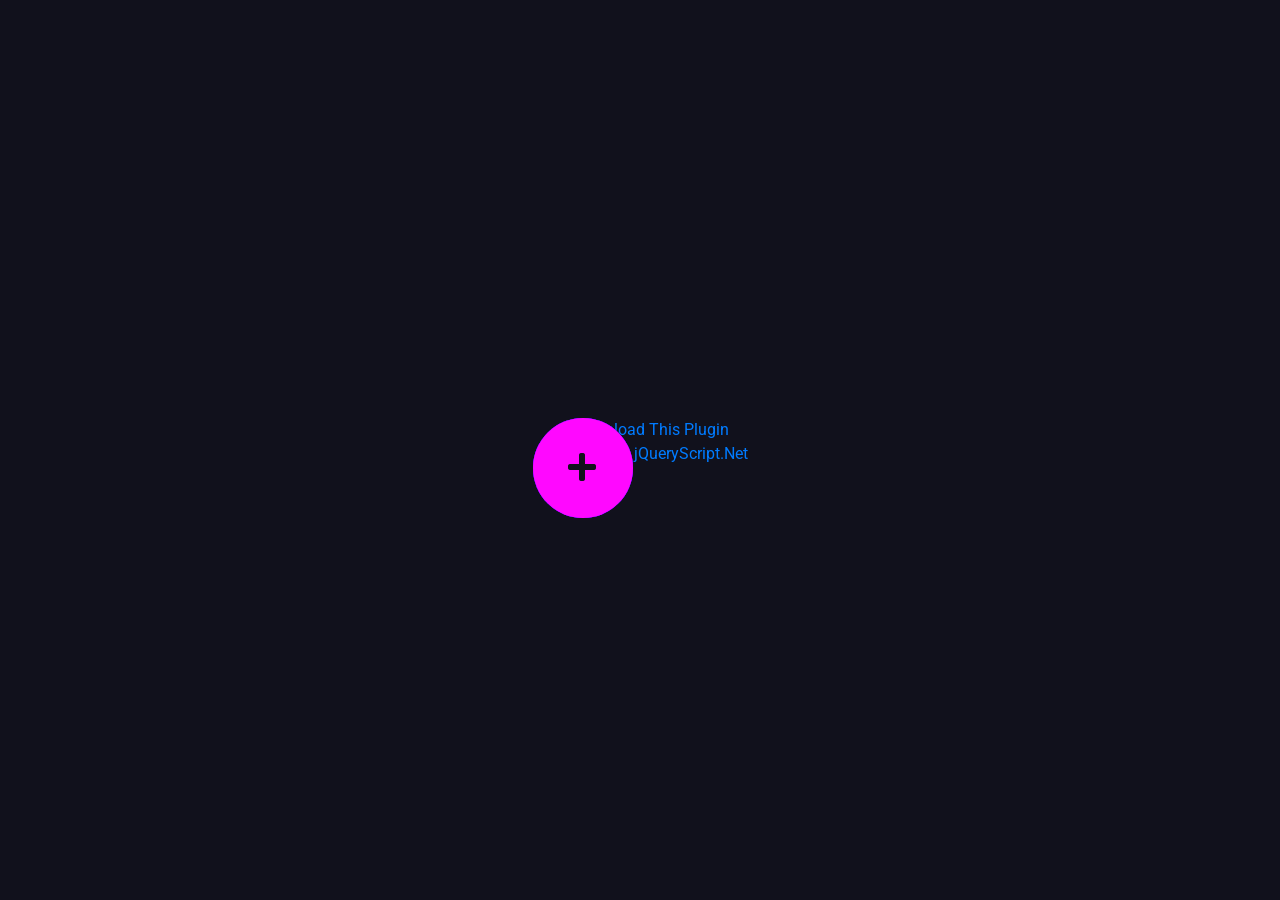
<file: plugins/sliding-navigation-menu/index.html>
<!doctype html>
<html>
<head>
<meta charset="utf-8">
<meta http-equiv="X-UA-Compatible" content="IE=edge,chrome=1">
<meta name="viewport" content="width=device-width, initial-scale=1, shrink-to-fit=no">
  <title>Smooth Sliding Navigation Menu Example</title>
  <link href="https://fonts.googleapis.com/css?family=Roboto:100,300,500,700" rel="stylesheet">
<link href="https://fonts.googleapis.com/css?family=Roboto+Slab:300,400,700" rel="stylesheet">
<link rel="stylesheet" href="https://use.fontawesome.com/releases/v5.3.1/css/all.css" integrity="sha384-mzrmE5qonljUremFsqc01SB46JvROS7bZs3IO2EmfFsd15uHvIt+Y8vEf7N7fWAU" crossorigin="anonymous">

  <link rel='stylesheet' href='https://stackpath.bootstrapcdn.com/bootstrap/4.1.3/css/bootstrap.min.css'>
<link href="https://www.jqueryscript.net/css/jquerysctipttop.css" rel="stylesheet" type="text/css">
      <link rel="stylesheet" href="css/style.css">


</head>

<body>
  <div id="jquery-script-menu">
<div class="jquery-script-center">
<ul>
<li><a href="https://www.jqueryscript.net/menu/sliding-navigation-menu.html">Download This Plugin</a></li>
<li><a href="https://www.jqueryscript.net/">Back To jQueryScript.Net</a></li>
</ul>
<div class="jquery-script-ads"><script type="text/javascript"><!--
google_ad_client = "ca-pub-2783044520727903";
/* jQuery_demo */
google_ad_slot = "2780937993";
google_ad_width = 728;
google_ad_height = 90;
//-->
</script>
<script type="text/javascript"
src="https://pagead2.googlesyndication.com/pagead/show_ads.js">
</script></div>
<div class="jquery-script-clear"></div>
</div>
</div>
  <ul class="menu">
  <li id="push">
    <span>
      <i class="fas fa-plus"></i>
    </span>
  </li>
  <li id="pushed-left-1">
    <span>
      jQuery
    </span>
  </li>
  <li id="pushed-center">
    <span>
      Script
    </span>
  </li>
  <li id="pushed-right-1">
    <span>
      Net
    </span>
  </li>
  <li id="pushed-right-2">
    <span>
      Menu
    </span>
  </li>
</ul>
<script src="https://code.jquery.com/jquery-3.3.1.slim.min.js" integrity="sha384-q8i/X+965DzO0rT7abK41JStQIAqVgRVzpbzo5smXKp4YfRvH+8abtTE1Pi6jizo" crossorigin="anonymous"></script>



    <script  src="js/index.js"></script>

<script type="text/javascript">

  var _gaq = _gaq || [];
  _gaq.push(['_setAccount', 'UA-36251023-1']);
  _gaq.push(['_setDomainName', 'jqueryscript.net']);
  _gaq.push(['_trackPageview']);

  (function() {
    var ga = document.createElement('script'); ga.type = 'text/javascript'; ga.async = true;
    ga.src = ('https:' == document.location.protocol ? 'https://ssl' : 'http://www') + '.google-analytics.com/ga.js';
    var s = document.getElementsByTagName('script')[0]; s.parentNode.insertBefore(ga, s);
  })();

</script>


</body>

</html>
</file>
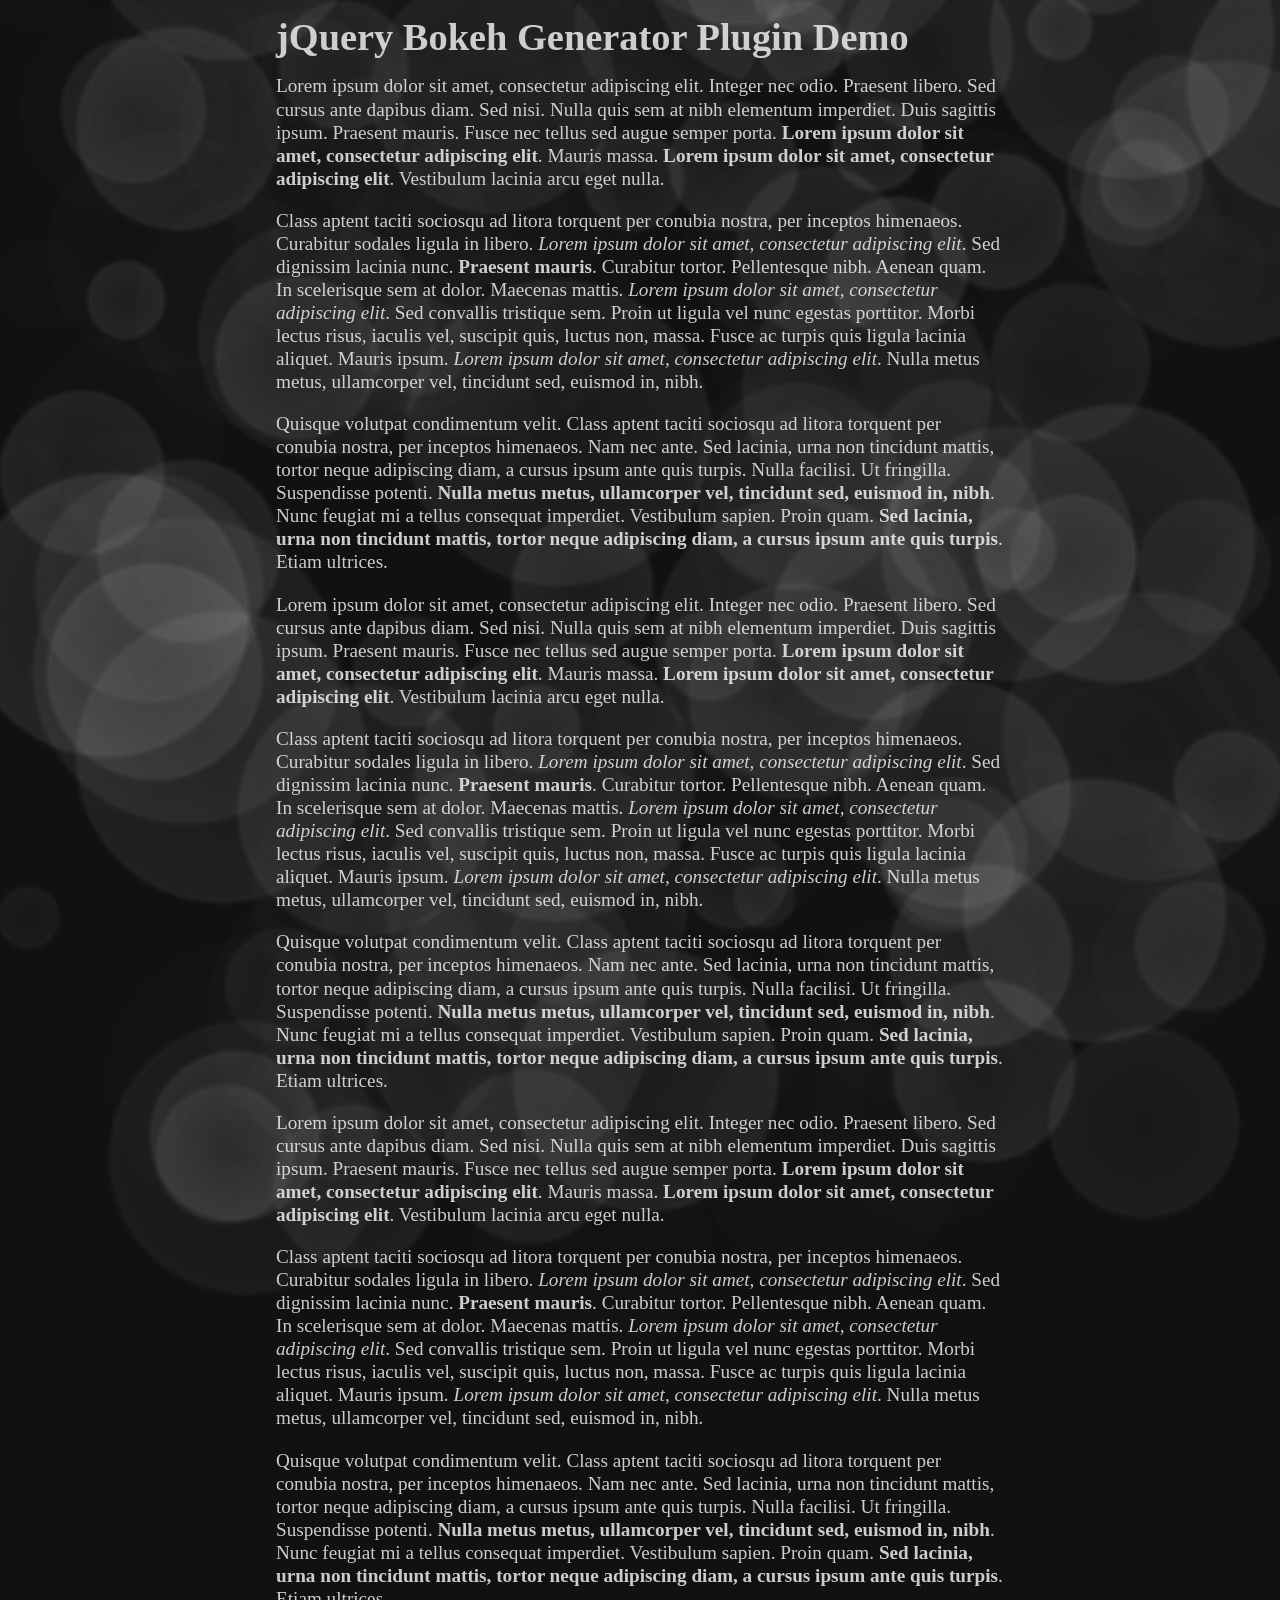
<file: plugins/jQuery-Plugin-To-Generate-Parallax-Bokeh-Background/bokeh.html>
<!doctype html>
<html>
<head>
<meta charset="UTF-8">
<title>jQuery Bokeh Generator Plugin Demo</title>

<style>
	body {background:#111; color:#ccc; font-size:1.2em; line-height:1.2em;}
	.column { max-width:728px; margin:0 auto;}
</style>

<link rel="stylesheet" type="text/css" href="bokeh-style.css">
<!--<script type='text/javascript' src='http://ajax.googleapis.com/ajax/libs/jquery/1/jquery.min.js?ver=1.9.1'></script>-->

</head>

<body>

	<div class="column">
    <h1>jQuery Bokeh Generator Plugin Demo</h1>
    <div class="jquery-script-ads" style="margin:20px auto;"><script type="text/javascript"><!--
google_ad_client = "ca-pub-2783044520727903";
/* jQuery_demo */
google_ad_slot = "2780937993";
google_ad_width = 728;
google_ad_height = 90;
//-->
</script>
<script type="text/javascript"
src="http://pagead2.googlesyndication.com/pagead/show_ads.js">
</script></div>
		<p>Lorem ipsum dolor sit amet, consectetur adipiscing elit. Integer nec odio. Praesent libero. Sed cursus ante dapibus diam. Sed nisi. Nulla quis sem at nibh elementum imperdiet. Duis sagittis ipsum. Praesent mauris. Fusce nec tellus sed augue semper porta. <b>Lorem ipsum dolor sit amet, consectetur adipiscing elit</b>. Mauris massa. <b>Lorem ipsum dolor sit amet, consectetur adipiscing elit</b>. Vestibulum lacinia arcu eget nulla. </p>

		<p>Class aptent taciti sociosqu ad litora torquent per conubia nostra, per inceptos himenaeos. Curabitur sodales ligula in libero. <i>Lorem ipsum dolor sit amet, consectetur adipiscing elit</i>. Sed dignissim lacinia nunc. <b>Praesent mauris</b>. Curabitur tortor. Pellentesque nibh. Aenean quam. In scelerisque sem at dolor. Maecenas mattis. <i>Lorem ipsum dolor sit amet, consectetur adipiscing elit</i>. Sed convallis tristique sem. Proin ut ligula vel nunc egestas porttitor. Morbi lectus risus, iaculis vel, suscipit quis, luctus non, massa. Fusce ac turpis quis ligula lacinia aliquet. Mauris ipsum. <i>Lorem ipsum dolor sit amet, consectetur adipiscing elit</i>. Nulla metus metus, ullamcorper vel, tincidunt sed, euismod in, nibh. </p>

		<p>Quisque volutpat condimentum velit. Class aptent taciti sociosqu ad litora torquent per conubia nostra, per inceptos himenaeos. Nam nec ante. Sed lacinia, urna non tincidunt mattis, tortor neque adipiscing diam, a cursus ipsum ante quis turpis. Nulla facilisi. Ut fringilla. Suspendisse potenti. <b>Nulla metus metus, ullamcorper vel, tincidunt sed, euismod in, nibh</b>. Nunc feugiat mi a tellus consequat imperdiet. Vestibulum sapien. Proin quam. <b>Sed lacinia, urna non tincidunt mattis, tortor neque adipiscing diam, a cursus ipsum ante quis turpis</b>. Etiam ultrices. </p>

		<p>Lorem ipsum dolor sit amet, consectetur adipiscing elit. Integer nec odio. Praesent libero. Sed cursus ante dapibus diam. Sed nisi. Nulla quis sem at nibh elementum imperdiet. Duis sagittis ipsum. Praesent mauris. Fusce nec tellus sed augue semper porta. <b>Lorem ipsum dolor sit amet, consectetur adipiscing elit</b>. Mauris massa. <b>Lorem ipsum dolor sit amet, consectetur adipiscing elit</b>. Vestibulum lacinia arcu eget nulla. </p>

		<p>Class aptent taciti sociosqu ad litora torquent per conubia nostra, per inceptos himenaeos. Curabitur sodales ligula in libero. <i>Lorem ipsum dolor sit amet, consectetur adipiscing elit</i>. Sed dignissim lacinia nunc. <b>Praesent mauris</b>. Curabitur tortor. Pellentesque nibh. Aenean quam. In scelerisque sem at dolor. Maecenas mattis. <i>Lorem ipsum dolor sit amet, consectetur adipiscing elit</i>. Sed convallis tristique sem. Proin ut ligula vel nunc egestas porttitor. Morbi lectus risus, iaculis vel, suscipit quis, luctus non, massa. Fusce ac turpis quis ligula lacinia aliquet. Mauris ipsum. <i>Lorem ipsum dolor sit amet, consectetur adipiscing elit</i>. Nulla metus metus, ullamcorper vel, tincidunt sed, euismod in, nibh. </p>

		<p>Quisque volutpat condimentum velit. Class aptent taciti sociosqu ad litora torquent per conubia nostra, per inceptos himenaeos. Nam nec ante. Sed lacinia, urna non tincidunt mattis, tortor neque adipiscing diam, a cursus ipsum ante quis turpis. Nulla facilisi. Ut fringilla. Suspendisse potenti. <b>Nulla metus metus, ullamcorper vel, tincidunt sed, euismod in, nibh</b>. Nunc feugiat mi a tellus consequat imperdiet. Vestibulum sapien. Proin quam. <b>Sed lacinia, urna non tincidunt mattis, tortor neque adipiscing diam, a cursus ipsum ante quis turpis</b>. Etiam ultrices. </p>

		<p>Lorem ipsum dolor sit amet, consectetur adipiscing elit. Integer nec odio. Praesent libero. Sed cursus ante dapibus diam. Sed nisi. Nulla quis sem at nibh elementum imperdiet. Duis sagittis ipsum. Praesent mauris. Fusce nec tellus sed augue semper porta. <b>Lorem ipsum dolor sit amet, consectetur adipiscing elit</b>. Mauris massa. <b>Lorem ipsum dolor sit amet, consectetur adipiscing elit</b>. Vestibulum lacinia arcu eget nulla. </p>

		<p>Class aptent taciti sociosqu ad litora torquent per conubia nostra, per inceptos himenaeos. Curabitur sodales ligula in libero. <i>Lorem ipsum dolor sit amet, consectetur adipiscing elit</i>. Sed dignissim lacinia nunc. <b>Praesent mauris</b>. Curabitur tortor. Pellentesque nibh. Aenean quam. In scelerisque sem at dolor. Maecenas mattis. <i>Lorem ipsum dolor sit amet, consectetur adipiscing elit</i>. Sed convallis tristique sem. Proin ut ligula vel nunc egestas porttitor. Morbi lectus risus, iaculis vel, suscipit quis, luctus non, massa. Fusce ac turpis quis ligula lacinia aliquet. Mauris ipsum. <i>Lorem ipsum dolor sit amet, consectetur adipiscing elit</i>. Nulla metus metus, ullamcorper vel, tincidunt sed, euismod in, nibh. </p>

		<p>Quisque volutpat condimentum velit. Class aptent taciti sociosqu ad litora torquent per conubia nostra, per inceptos himenaeos. Nam nec ante. Sed lacinia, urna non tincidunt mattis, tortor neque adipiscing diam, a cursus ipsum ante quis turpis. Nulla facilisi. Ut fringilla. Suspendisse potenti. <b>Nulla metus metus, ullamcorper vel, tincidunt sed, euismod in, nibh</b>. Nunc feugiat mi a tellus consequat imperdiet. Vestibulum sapien. Proin quam. <b>Sed lacinia, urna non tincidunt mattis, tortor neque adipiscing diam, a cursus ipsum ante quis turpis</b>. Etiam ultrices. </p>

	</div>

	<div id="bokeh"></div>




	<script src="http://ajax.googleapis.com/ajax/libs/jquery/1.11.0/jquery.min.js"></script>
	<script src="bokeh-script.js"></script>
	<script>
	$(document).ready(function() {
		$('#bokeh').makeBokeh({
			'count' : 200, // (int) The number of bokeh circles to be generated.
			'sizeMin' : 50, // (int) The minimum pixel diameter of each bokeh circle.
			'sizeMax' : 250, // (int) The maximum pixel diameter of each bokeh circle.
			'opacityMin' : 49, // (int) The minimum opacity in hundredths of each bokeh circle, e.g., 45 would become .045
			'opacityMax' : 99, // (int) The maximum opacity in hundredths of each bokeh circle., e.g., 45 would become .045
			'xMin' : -50, // (int) The minimum pixel position on the X axis.
			'xMax' : $(document).width(), // (int) The maximum pixel position on the X axis.
			'yMin' : -500, // (int) The minimum pixel position on the Y axis. Set this lower to have more circles "above" the page, so more fall down as you scroll.
			'yMax' : $(document).height() // (int) The maximum pixel position on the Y axis.
		});
	});

	</script>
    <script type="text/javascript">

  var _gaq = _gaq || [];
  _gaq.push(['_setAccount', 'UA-36251023-1']);
  _gaq.push(['_setDomainName', 'jqueryscript.net']);
  _gaq.push(['_trackPageview']);

  (function() {
    var ga = document.createElement('script'); ga.type = 'text/javascript'; ga.async = true;
    ga.src = ('https:' == document.location.protocol ? 'https://ssl' : 'http://www') + '.google-analytics.com/ga.js';
    var s = document.getElementsByTagName('script')[0]; s.parentNode.insertBefore(ga, s);
  })();

</script>
</body>
</html>
</file>
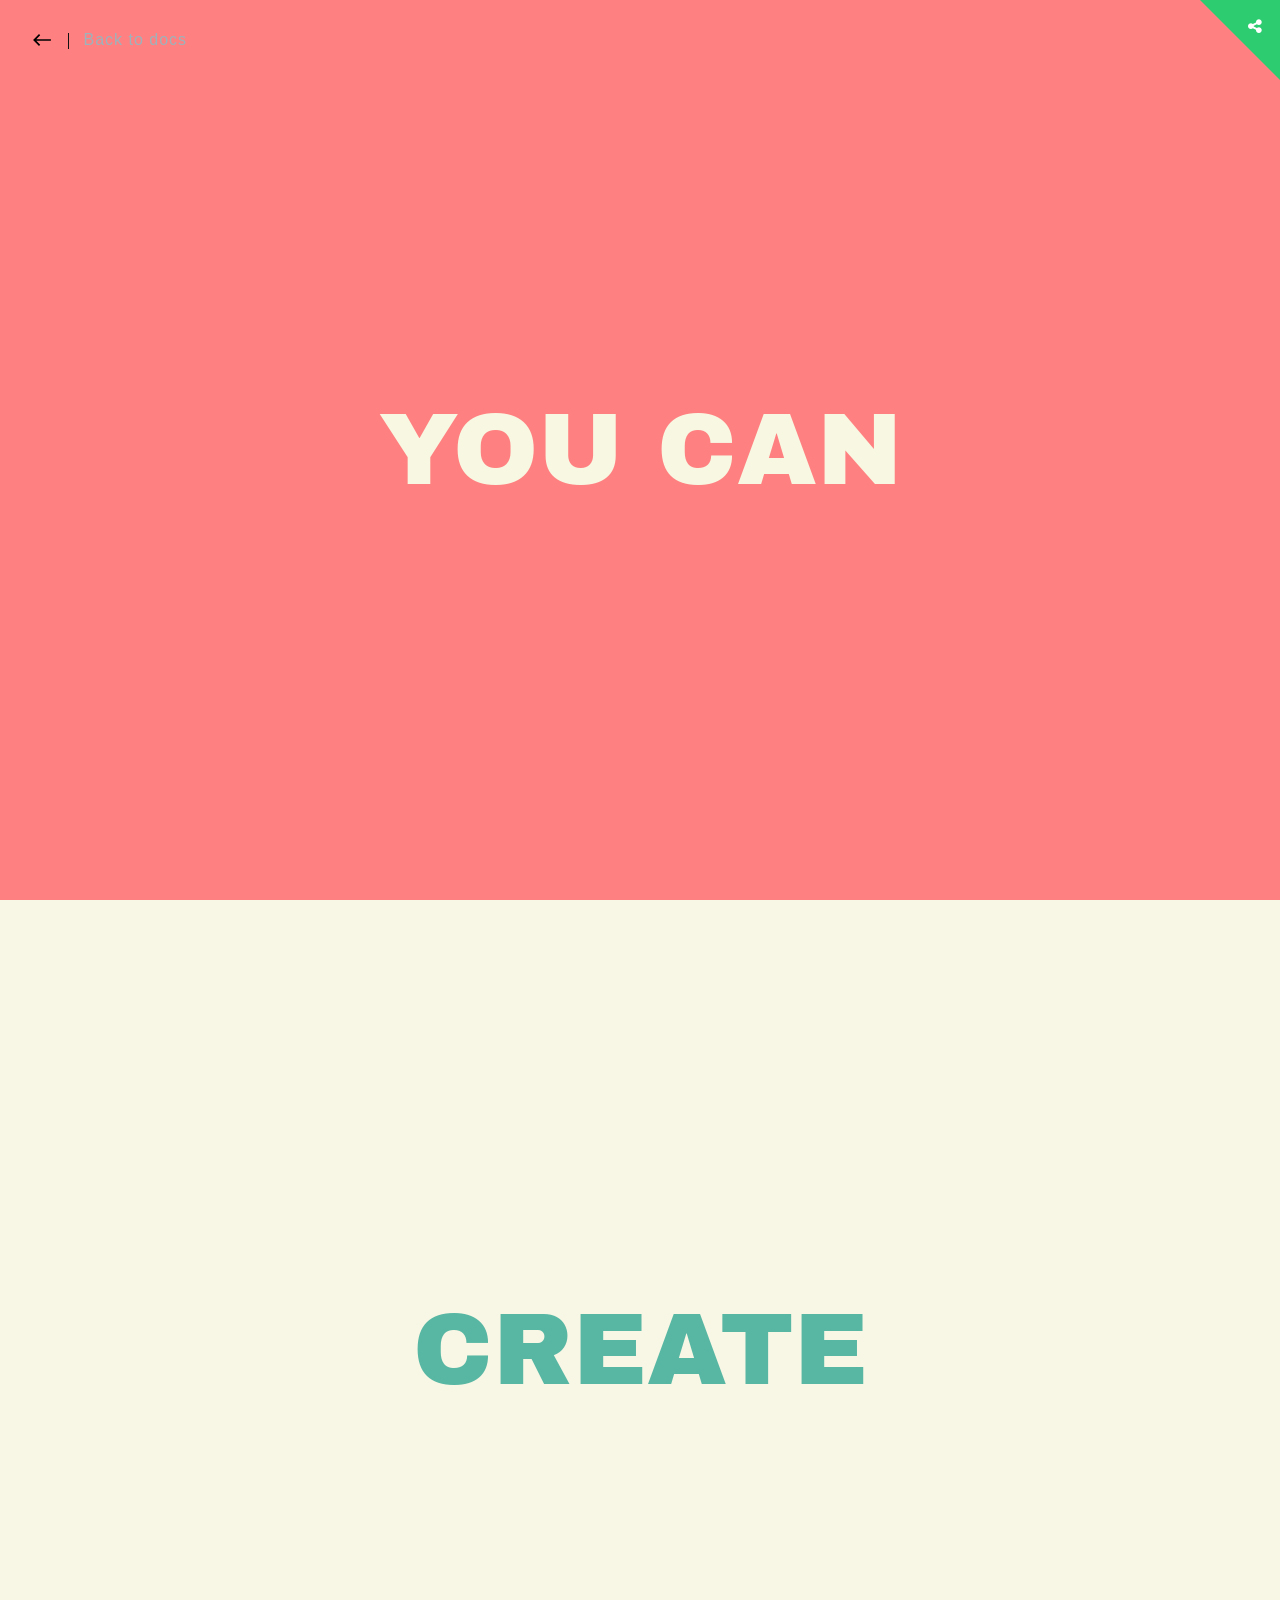
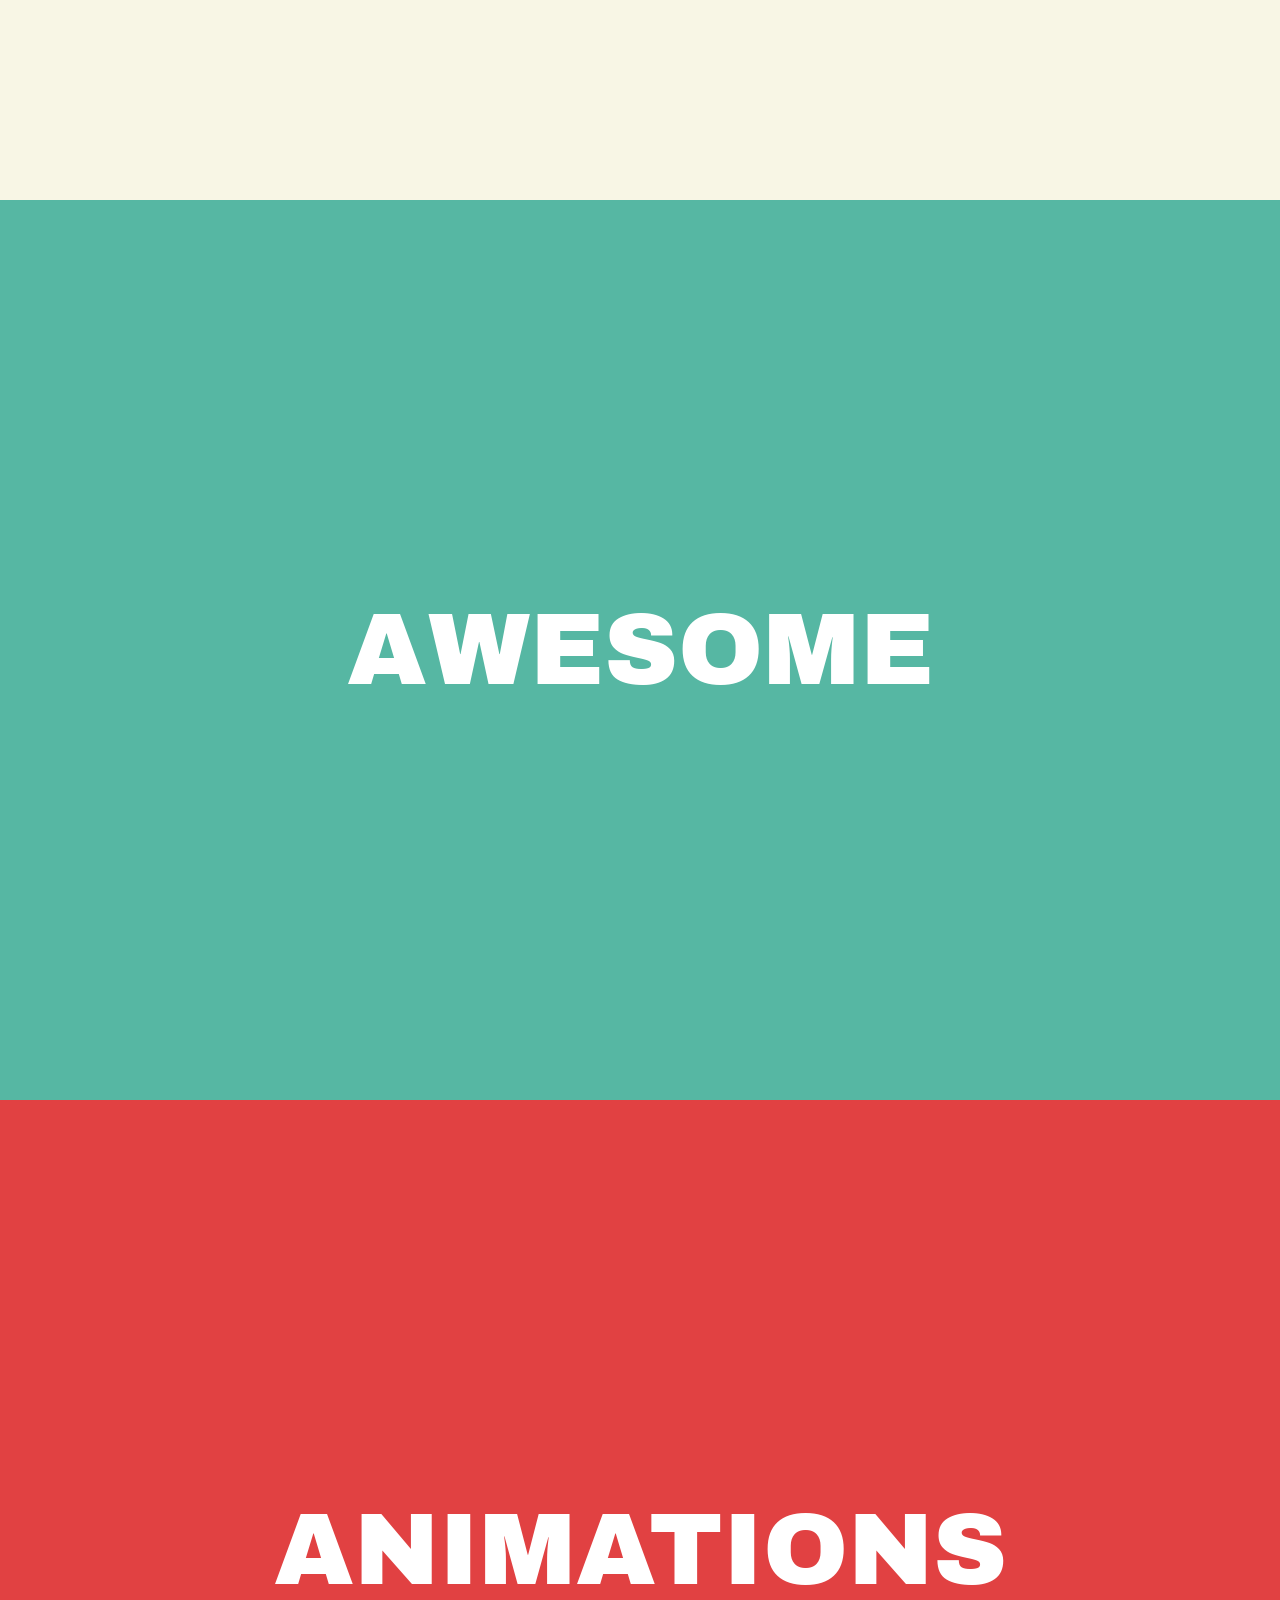
<file: plugins/mdSkew.js-master/demo/1.html>
<!DOCTYPE html>
<html lang="en">

<head>
    <meta charset="UTF-8">
    <meta name="viewport" content="width=device-width, initial-scale=1.0, maximum-scale=1.0, user-scalable=no">
    <meta name="description" content="Easily add a super-cool skew effect while scrolling your website.">
    <meta property="og:type" content="website" />
    <meta property="og:title" content="mdSkew.js | A plugin by Moreno Di Domenico" />
    <meta property="og:url" content="https://morenodd.com/lab/md-skew" />
    <meta property="og:site_name" content="mdSkew.js | A plugin by Moreno Di Domenico" />
    <meta property="og:description" content="Easily add a super-cool skew effect while scrolling your website." />
    <meta property="og:image" content="https://morenodd.com/lab/md-skew/assets/images/share.png" />
    <title>mdSkew.js | A plugin by Moreno Di Domenico</title>
    <link href="https://fonts.googleapis.com/css?family=Archivo+Black" rel="stylesheet">
    <link href="https://maxcdn.bootstrapcdn.com/font-awesome/4.7.0/css/font-awesome.min.css" rel="stylesheet">
    <link rel="stylesheet" type="text/css" href="../assets/styles/common.css">
    <link rel="stylesheet" type="text/css" href="../assets/styles/demo.css">
</head>

<body>
    <div id="mdd-header">
        <a href="../" class="back">
            <svg id="icon-arrow" viewBox="0 0 24 24" width="100%" height="100%">
                <polygon points="6.3,12.8 20.9,12.8 20.9,11.2 6.3,11.2 10.2,7.2 9,6 3.1,12 9,18 10.2,16.8 "></polygon>
            </svg>
        </a>
        <h1>Back to docs</h1>
    </div>
    <div id="mdd-share">
        <a href="#" id="mdd-share--open"><i class="fa fa-share-alt"></i></a>
        <div id="mdd-share--layer">
            <a href="#" id="mdd-share--close"></a>
            <div class="wrapper">
                <div class="inner">
                    <div>
                        <div>
                            <h3>SHARE ON</h3>
                            <a href="https://www.facebook.com/sharer/sharer.php?u=https://morenodd.com/lab/md-skew" class="md-share"><i class="fa fa-facebook"></i></a>
                            <a href="https://twitter.com/share?text=mdSkew.js%20-%20A%20plugin%20by%20Moreno%20Di%20Domenico&amp;url=https://morenodd.com/lab/md-skew" class="md-share"><i class="fa fa-twitter"></i></a>
                        </div>
                        <div>
                            <h3>FIND ME</h3>
                            <a href="https://facebook.com/itsmorenodd" target="_blank"><i class="fa fa-facebook"></i></a>
                            <a href="https://dribbble.com/morenodd" target="_blank"><i class="fa fa-dribbble"></i></a>
                            <a href="https://github.com/morenodd/" target="_blank"><i class="fa fa-github"></i></a>
                        </div>
                    </div>
                </div>
            </div>
        </div>
    </div>
    <div id="demo">
        <div class="demo-1">
            <div class="section">
                <div class="wrapper">
                    <div class="inner">
                        <h2>YOU CAN</h2>
                    </div>
                </div>
            </div>
            <div class="section">
                <div class="wrapper">
                    <div class="inner">
                        <h2>CREATE</h2>
                    </div>
                </div>
            </div>
            <div class="section">
                <div class="wrapper">
                    <div class="inner">
                        <h2>AWESOME</h2>
                    </div>
                </div>
            </div>
            <div class="section">
                <div class="wrapper">
                    <div class="inner">
                        <h2>ANIMATIONS</h2>
                    </div>
                </div>
            </div>
        </div>
    </div>
    <script src="https://code.jquery.com/jquery-2.2.4.min.js" integrity="sha256-BbhdlvQf/xTY9gja0Dq3HiwQF8LaCRTXxZKRutelT44=" crossorigin="anonymous"></script>
    <script src="../assets/scripts/common.js"></script>
    <script src="../dist/mdSkew.min.js"></script>
    <script>

        // select your elements
        var myElements = document.querySelectorAll("h2");

        // loop all elements
        myElements.forEach(function(myElement){

            // create the instance
            var mdskew = new mdSkew(myElement);

            // initialize
            mdskew.init();

        });

    </script>
</body>

</html>
</file>
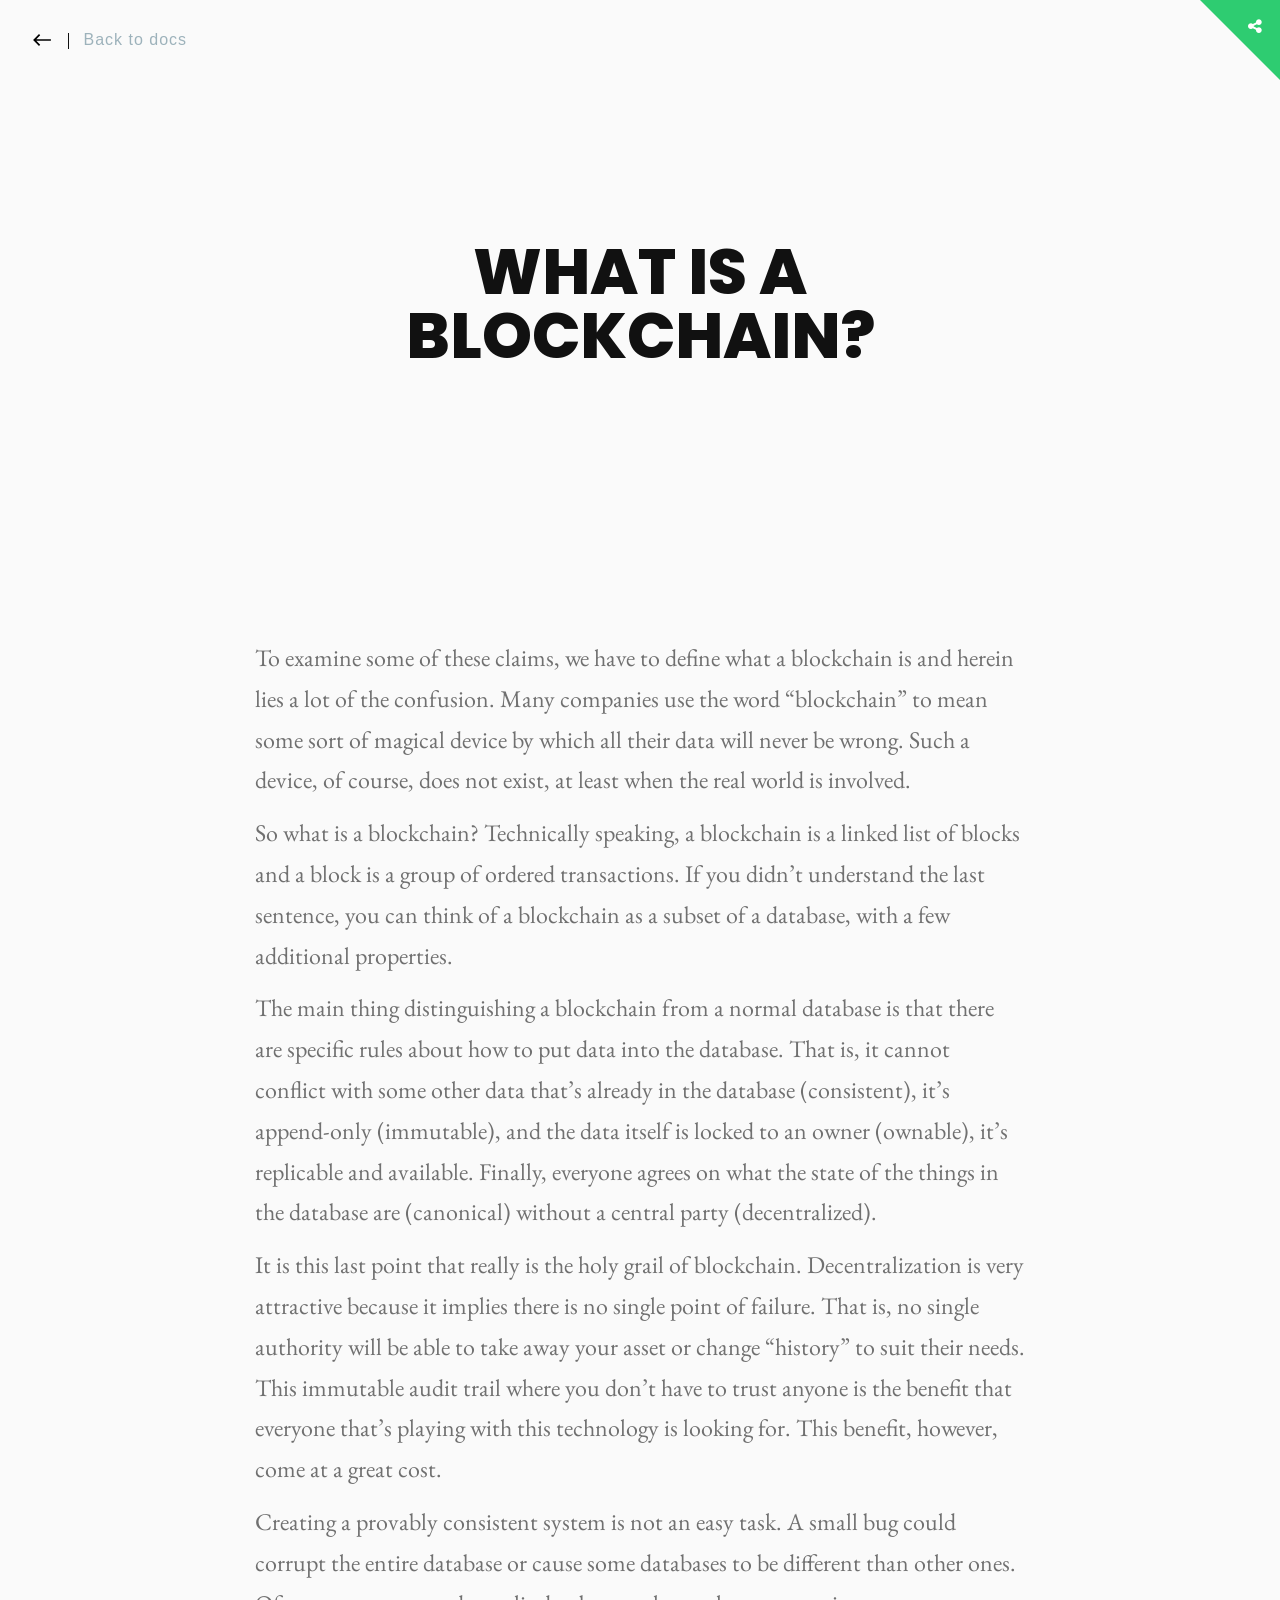
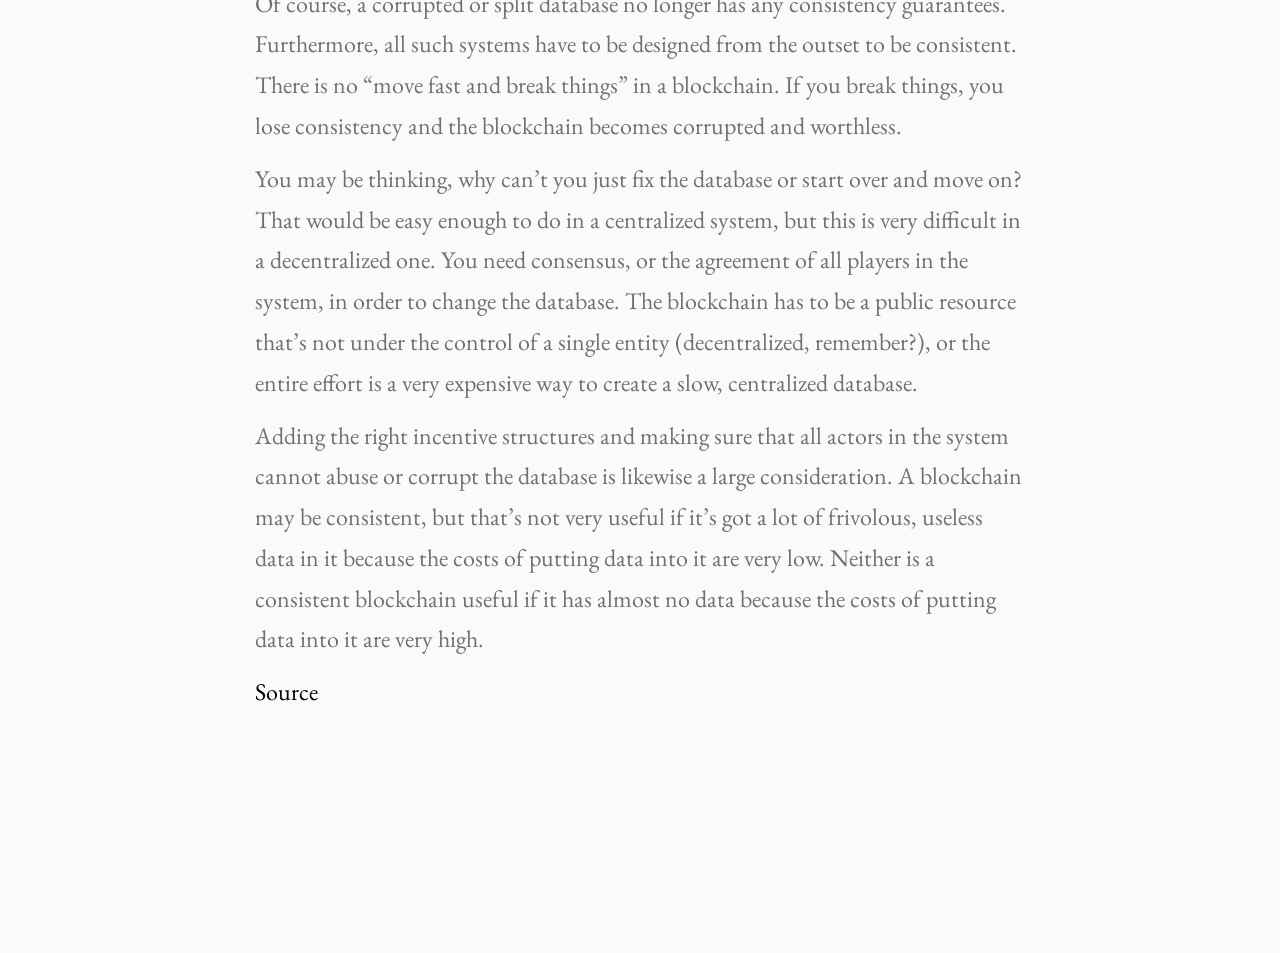
<file: plugins/mdSkew.js-master/demo/2.html>
<!DOCTYPE html>
<html lang="en">

<head>
    <meta charset="UTF-8">
    <meta name="viewport" content="width=device-width, initial-scale=1.0, maximum-scale=1.0, user-scalable=no">
    <meta name="description" content="Easily add a super-cool skew effect while scrolling your website.">
    <meta property="og:type" content="website" />
    <meta property="og:title" content="mdSkew.js | A plugin by Moreno Di Domenico" />
    <meta property="og:url" content="https://morenodd.com/lab/md-skew" />
    <meta property="og:site_name" content="mdSkew.js | A plugin by Moreno Di Domenico" />
    <meta property="og:description" content="Easily add a super-cool skew effect while scrolling your website." />
    <meta property="og:image" content="https://morenodd.com/lab/md-skew/assets/images/share.png" />
    <title>mdSkew.js | A plugin by Moreno Di Domenico</title>
    <link href="https://fonts.googleapis.com/css?family=EB+Garamond:400|Poppins:800" rel="stylesheet">
    <link href="https://maxcdn.bootstrapcdn.com/font-awesome/4.7.0/css/font-awesome.min.css" rel="stylesheet">
    <link rel="stylesheet" type="text/css" href="../assets/styles/common.css">
    <link rel="stylesheet" type="text/css" href="../assets/styles/demo.css">
</head>

<body>
    <div id="mdd-header">
        <a href="../" class="back">
            <svg id="icon-arrow" viewBox="0 0 24 24" width="100%" height="100%">
                <polygon points="6.3,12.8 20.9,12.8 20.9,11.2 6.3,11.2 10.2,7.2 9,6 3.1,12 9,18 10.2,16.8 "></polygon>
            </svg>
        </a>
        <h1>Back to docs</h1>
    </div>
    <div id="mdd-share">
        <a href="#" id="mdd-share--open"><i class="fa fa-share-alt"></i></a>
        <div id="mdd-share--layer">
            <a href="#" id="mdd-share--close"></a>
            <div class="wrapper">
                <div class="inner">
                    <div>
                        <div>
                            <h3>SHARE ON</h3>
                            <a href="https://www.facebook.com/sharer/sharer.php?u=https://morenodd.com/lab/md-skew" class="md-share"><i class="fa fa-facebook"></i></a>
                            <a href="https://twitter.com/share?text=mdSkew.js%20-%20A%20plugin%20by%20Moreno%20Di%20Domenico&amp;url=https://morenodd.com/lab/md-skew" class="md-share"><i class="fa fa-twitter"></i></a>
                        </div>
                        <div>
                            <h3>FIND ME</h3>
                            <a href="https://facebook.com/itsmorenodd" target="_blank"><i class="fa fa-facebook"></i></a>
                            <a href="https://dribbble.com/morenodd" target="_blank"><i class="fa fa-dribbble"></i></a>
                            <a href="https://github.com/morenodd/" target="_blank"><i class="fa fa-github"></i></a>
                        </div>
                    </div>
                </div>
            </div>
        </div>
    </div>
    <div id="demo">
        <div class="demo-2">
            <article>
                <div class="head">
                    <h2>What is a blockchain?</h2>
                </div>
                <div class="content">
                    <p>To examine some of these claims, we have to define what a blockchain is and herein lies a lot of the confusion. Many companies use the word “blockchain” to mean some sort of magical device by which all their data will never be wrong. Such a device, of course, does not exist, at least when the real world is involved.</p>
                    <p>So what is a blockchain? Technically speaking, a blockchain is a linked list of blocks and a block is a group of ordered transactions. If you didn’t understand the last sentence, you can think of a blockchain as a subset of a database, with a few additional properties.</p>
                    <p>The main thing distinguishing a blockchain from a normal database is that there are specific rules about how to put data into the database. That is, it cannot conflict with some other data that’s already in the database (consistent), it’s append-only (immutable), and the data itself is locked to an owner (ownable), it’s replicable and available. Finally, everyone agrees on what the state of the things in the database are (canonical) without a central party (decentralized).
                        <p>It is this last point that really is the holy grail of blockchain. Decentralization is very attractive because it implies there is no single point of failure. That is, no single authority will be able to take away your asset or change “history” to suit their needs. This immutable audit trail where you don’t have to trust anyone is the benefit that everyone that’s playing with this technology is looking for. This benefit, however, come at a great cost.</p>
                        <p>Creating a provably consistent system is not an easy task. A small bug could corrupt the entire database or cause some databases to be different than other ones. Of course, a corrupted or split database no longer has any consistency guarantees. Furthermore, all such systems have to be designed from the outset to be consistent. There is no “move fast and break things” in a blockchain. If you break things, you lose consistency and the blockchain becomes corrupted and worthless.</p>
                        <p>You may be thinking, why can’t you just fix the database or start over and move on? That would be easy enough to do in a centralized system, but this is very difficult in a decentralized one. You need consensus, or the agreement of all players in the system, in order to change the database. The blockchain has to be a public resource that’s not under the control of a single entity (decentralized, remember?), or the entire effort is a very expensive way to create a slow, centralized database.</p>
                        <p>Adding the right incentive structures and making sure that all actors in the system cannot abuse or corrupt the database is likewise a large consideration. A blockchain may be consistent, but that’s not very useful if it’s got a lot of frivolous, useless data in it because the costs of putting data into it are very low. Neither is a consistent blockchain useful if it has almost no data because the costs of putting data into it are very high.</p>
                        <p><a href="https://medium.com/@jimmysong/why-blockchain-is-hard-60416ea4c5c" target="_blank">Source</a></p>
                </div>
            </article>
        </div>
    </div>
    <script src="https://code.jquery.com/jquery-2.2.4.min.js" integrity="sha256-BbhdlvQf/xTY9gja0Dq3HiwQF8LaCRTXxZKRutelT44=" crossorigin="anonymous"></script>
    <script src="../assets/scripts/common.js"></script>
    <script src="../dist/mdSkew.min.js"></script>
    <script>

        // select your element
        var myElement = document.querySelector(".content");

        // create the instance
        var mdskew = new mdSkew(myElement);

        // initialize
        mdskew.init();

    </script>
</body>

</html>
</file>
<file: plugins/sliding-navigation-menu/css/style.css>
html {
  height: 100%;
  display: flex;
  justify-content: center;
  align-items: center;
}

body {
  background-color: #11111C;
  position: relative;
}

.rounded, ul.menu li, ul.menu li .sub-menu {
  border-radius: 100%;
  height: 100px;
  width: 100px;
}

ul.menu {
  list-style: none;
  margin: 0;
  padding: 0;
}
ul.menu li {
  margin: 0;
  padding: 0;
  position: absolute;
  background-color: #5408FF;
  cursor: pointer;
  left: 0;
  right: 0;
  top: 0;
  bottom: 0;
  transition: all 0.5s;
  display: flex;
  justify-content: center;
  align-items: center;
}
ul.menu li span {
  color: #11111C;
  font-weight: 700;
  font-size: 1.5rem;
  letter-spacing: 0.1px;
}
ul.menu li .sub-menu {
  height: 100px;
  width: 100px;
  position: absolute;
  top: 100px;
  background-color: white;
}
ul.menu li:hover {
  background-color: #FF08FF;
}
ul.menu li#push {
  z-index: 50;
  background-color: #FF08FF;
}
ul.menu li#push span {
  font-size: 2rem;
}
ul.menu li#push.move {
  left: -200px;
}
ul.menu li#push.rotate {
  transform: rotate(-315deg);
}
ul.menu li#pushed-center {
  z-index: 10;
}
ul.menu li#pushed-left-1 {
  z-index: 20;
}
ul.menu li#pushed-left-1.move {
  left: -100px;
}
ul.menu li#pushed-right-1 {
  z-index: 30;
}
ul.menu li#pushed-right-1.move {
  left: 100px;
}
ul.menu li#pushed-right-2 {
  z-index: 40;
}
ul.menu li#pushed-right-2.move {
  left: 200px;
}
</file>
<file: plugins/jQuery-Plugin-To-Generate-Parallax-Bokeh-Background/bokeh-style.css>
/*body {position:relative;}*/

#bokeh {position:fixed;}
.bokeh-parallax {position: absolute;}
#bokeh,
.bokeh-parallax {
	/* height: 100%; */
	height: 90%;
    left: 0;
    top: 0;
    width: 100%;
	}


.bokeh {
	background: -moz-radial-gradient(center, ellipse cover, rgba(255,255,255,0.5) 0%, rgba(255,255,255,1) 100%);
	background: -webkit-gradient(radial, center center, 0px, center center, 100%, color-stop(0%,rgba(255,255,255,0.5)), color-stop(100%,rgba(255,255,255,1)));
	background: -webkit-radial-gradient(center, ellipse cover, rgba(255,255,255,0.5) 0%,rgba(255,255,255,1) 100%);
	background: -o-radial-gradient(center, ellipse cover, rgba(255,255,255,0.5) 0%,rgba(255,255,255,1) 100%);
	background: -ms-radial-gradient(center, ellipse cover, rgba(255,255,255,0.5) 0%,rgba(255,255,255,1) 100%);
	background: radial-gradient(ellipse at center, rgba(255,255,255,0.5) 0%,rgba(255,255,255,1) 100%);
	filter: progid:DXImageTransform.Microsoft.gradient( startColorstr='#80ffffff', endColorstr='#ffffff',GradientType=1 );
	box-shadow:0 0 5px 5px #fff;
    border-radius: 50% 50% 50% 50%;
    width: 150px;
    height: 150px;
    opacity: 0.6;
    position: absolute;
	opacity:.1;
	transition-property:top;
	transition-duration:100ms;
	-webkit-transform: translate3d(0,0,0);
	-moz-transform: translate3d(0,0,0);
	transform: translate3d(0,0,0);
}

/* IE and Opera - use
transform: translate(0,0);
*/
</file>
<file: plugins/mdSkew.js-master/assets/styles/common.css>
html {
    font-family: sans-serif;
    -ms-text-size-adjust: 100%;
    -webkit-text-size-adjust: 100%;
}

body {
    margin: 0;
}

article,
aside,
details,
figcaption,
figure,
footer,
header,
hgroup,
main,
menu,
nav,
section,
summary {
    display: block;
}

audio,
canvas,
progress,
video {
    display: inline-block;
    vertical-align: baseline;
}

audio:not([controls]) {
    display: none;
    height: 0;
}

[hidden],
template {
    display: none;
}

a {
    background-color: transparent;
}

a:active,
a:hover {
    outline: 0;
}

abbr[title] {
    border-bottom: 1px dotted;
}

b,
strong {
    font-weight: bold;
}

dfn {
    font-style: italic;
}

h1 {
    font-size: 2em;
    margin: 0.67em 0;
}

mark {
    background: #ff0;
    color: #000;
}

small {
    font-size: 80%;
}

sub,
sup {
    font-size: 75%;
    line-height: 0;
    position: relative;
    vertical-align: baseline;
}

sup {
    top: -0.5em;
}

sub {
    bottom: -0.25em;
}

img {
    border: 0;
}

svg:not(:root) {
    overflow: hidden;
}

figure {
    margin: 1em 40px;
}

hr {
    box-sizing: content-box;
    height: 0;
}

pre {
    overflow: auto;
}

code,
kbd,
pre,
samp {
    font-family: monospace, monospace;
    font-size: 1em;
}

button,
input,
optgroup,
select,
textarea {
    color: inherit;
    font: inherit;
    margin: 0;
}

button {
    overflow: visible;
}

button,
select {
    text-transform: none;
}

button,
html input[type="button"],
input[type="reset"],
input[type="submit"] {
    -webkit-appearance: button;
    cursor: pointer;
}

button[disabled],
html input[disabled] {
    cursor: default;
}

button::-moz-focus-inner,
input::-moz-focus-inner {
    border: 0;
    padding: 0;
}

input {
    line-height: normal;
}

input[type="checkbox"],
input[type="radio"] {
    box-sizing: border-box;
    padding: 0;
}

input[type="number"]::-webkit-inner-spin-button,
input[type="number"]::-webkit-outer-spin-button {
    height: auto;
}

input[type="search"] {
    -webkit-appearance: textfield;
    box-sizing: content-box;
}

input[type="search"]::-webkit-search-cancel-button,
input[type="search"]::-webkit-search-decoration {
    -webkit-appearance: none;
}

fieldset {
    border: 1px solid #c0c0c0;
    margin: 0 2px;
    padding: 0.35em 0.625em 0.75em;
}

legend {
    border: 0;
    padding: 0;
}

textarea {
    overflow: auto;
}

optgroup {
    font-weight: bold;
}

table {
    border-collapse: collapse;
    border-spacing: 0;
}

td,
th {
    padding: 0;
}

* {
    box-sizing: border-box;
}

*:before,
*:after {
    box-sizing: border-box;
}

html {
    font-size: 10px;
    -webkit-tap-highlight-color: transparent;
}

body {
    font-family: "Helvetica Neue", Helvetica, Arial, sans-serif;
    font-size: 14px;
    line-height: 1.42857143;
    color: #333333;
    background-color: #ffffff;
}

input,
button,
select,
textarea {
    font-family: inherit;
    font-size: inherit;
    line-height: inherit;
}

a {
    color: #337ab7;
    text-decoration: none;
}

a:hover,
a:focus {
    color: #23527c;
    text-decoration: underline;
}

a:focus {
    outline: 5px auto -webkit-focus-ring-color;
    outline-offset: -2px;
}

figure {
    margin: 0;
}

img {
    vertical-align: middle;
}

.img-responsive {
    display: block;
    max-width: 100%;
    height: auto;
}

.img-rounded {
    border-radius: 6px;
}

.img-thumbnail {
    padding: 4px;
    line-height: 1.42857143;
    background-color: #ffffff;
    border: 1px solid #dddddd;
    border-radius: 4px;
    transition: all 0.2s ease-in-out;
    display: inline-block;
    max-width: 100%;
    height: auto;
}

.img-circle {
    border-radius: 50%;
}

hr {
    margin-top: 20px;
    margin-bottom: 20px;
    border: 0;
    border-top: 1px solid #eeeeee;
}

.sr-only {
    position: absolute;
    width: 1px;
    height: 1px;
    margin: -1px;
    padding: 0;
    overflow: hidden;
    clip: rect(0, 0, 0, 0);
    border: 0;
}

.sr-only-focusable:active,
.sr-only-focusable:focus {
    position: static;
    width: auto;
    height: auto;
    margin: 0;
    overflow: visible;
    clip: auto;
}

[role="button"] {
    cursor: pointer;
}

.container {
    margin-right: auto;
    margin-left: auto;
    padding-left: 15px;
    padding-right: 15px;
}

@media (min-width: 768px) {
    .container {
        width: 750px;
    }
}

@media (min-width: 992px) {
    .container {
        width: 970px;
    }
}

@media (min-width: 1200px) {
    .container {
        width: 1170px;
    }
}

.container-fluid {
    margin-right: auto;
    margin-left: auto;
    padding-left: 15px;
    padding-right: 15px;
}

.row {
    margin-left: -15px;
    margin-right: -15px;
}

.col-xs-1,
.col-sm-1,
.col-md-1,
.col-lg-1,
.col-xs-2,
.col-sm-2,
.col-md-2,
.col-lg-2,
.col-xs-3,
.col-sm-3,
.col-md-3,
.col-lg-3,
.col-xs-4,
.col-sm-4,
.col-md-4,
.col-lg-4,
.col-xs-5,
.col-sm-5,
.col-md-5,
.col-lg-5,
.col-xs-6,
.col-sm-6,
.col-md-6,
.col-lg-6,
.col-xs-7,
.col-sm-7,
.col-md-7,
.col-lg-7,
.col-xs-8,
.col-sm-8,
.col-md-8,
.col-lg-8,
.col-xs-9,
.col-sm-9,
.col-md-9,
.col-lg-9,
.col-xs-10,
.col-sm-10,
.col-md-10,
.col-lg-10,
.col-xs-11,
.col-sm-11,
.col-md-11,
.col-lg-11,
.col-xs-12,
.col-sm-12,
.col-md-12,
.col-lg-12 {
    position: relative;
    min-height: 1px;
    padding-left: 15px;
    padding-right: 15px;
}

.col-xs-1,
.col-xs-2,
.col-xs-3,
.col-xs-4,
.col-xs-5,
.col-xs-6,
.col-xs-7,
.col-xs-8,
.col-xs-9,
.col-xs-10,
.col-xs-11,
.col-xs-12 {
    float: left;
}

.col-xs-12 {
    width: 100%;
}

.col-xs-11 {
    width: 91.66666667%;
}

.col-xs-10 {
    width: 83.33333333%;
}

.col-xs-9 {
    width: 75%;
}

.col-xs-8 {
    width: 66.66666667%;
}

.col-xs-7 {
    width: 58.33333333%;
}

.col-xs-6 {
    width: 50%;
}

.col-xs-5 {
    width: 41.66666667%;
}

.col-xs-4 {
    width: 33.33333333%;
}

.col-xs-3 {
    width: 25%;
}

.col-xs-2 {
    width: 16.66666667%;
}

.col-xs-1 {
    width: 8.33333333%;
}

.col-xs-pull-12 {
    right: 100%;
}

.col-xs-pull-11 {
    right: 91.66666667%;
}

.col-xs-pull-10 {
    right: 83.33333333%;
}

.col-xs-pull-9 {
    right: 75%;
}

.col-xs-pull-8 {
    right: 66.66666667%;
}

.col-xs-pull-7 {
    right: 58.33333333%;
}

.col-xs-pull-6 {
    right: 50%;
}

.col-xs-pull-5 {
    right: 41.66666667%;
}

.col-xs-pull-4 {
    right: 33.33333333%;
}

.col-xs-pull-3 {
    right: 25%;
}

.col-xs-pull-2 {
    right: 16.66666667%;
}

.col-xs-pull-1 {
    right: 8.33333333%;
}

.col-xs-pull-0 {
    right: auto;
}

.col-xs-push-12 {
    left: 100%;
}

.col-xs-push-11 {
    left: 91.66666667%;
}

.col-xs-push-10 {
    left: 83.33333333%;
}

.col-xs-push-9 {
    left: 75%;
}

.col-xs-push-8 {
    left: 66.66666667%;
}

.col-xs-push-7 {
    left: 58.33333333%;
}

.col-xs-push-6 {
    left: 50%;
}

.col-xs-push-5 {
    left: 41.66666667%;
}

.col-xs-push-4 {
    left: 33.33333333%;
}

.col-xs-push-3 {
    left: 25%;
}

.col-xs-push-2 {
    left: 16.66666667%;
}

.col-xs-push-1 {
    left: 8.33333333%;
}

.col-xs-push-0 {
    left: auto;
}

.col-xs-offset-12 {
    margin-left: 100%;
}

.col-xs-offset-11 {
    margin-left: 91.66666667%;
}

.col-xs-offset-10 {
    margin-left: 83.33333333%;
}

.col-xs-offset-9 {
    margin-left: 75%;
}

.col-xs-offset-8 {
    margin-left: 66.66666667%;
}

.col-xs-offset-7 {
    margin-left: 58.33333333%;
}

.col-xs-offset-6 {
    margin-left: 50%;
}

.col-xs-offset-5 {
    margin-left: 41.66666667%;
}

.col-xs-offset-4 {
    margin-left: 33.33333333%;
}

.col-xs-offset-3 {
    margin-left: 25%;
}

.col-xs-offset-2 {
    margin-left: 16.66666667%;
}

.col-xs-offset-1 {
    margin-left: 8.33333333%;
}

.col-xs-offset-0 {
    margin-left: 0%;
}

@media (min-width: 768px) {
    .col-sm-1,
    .col-sm-2,
    .col-sm-3,
    .col-sm-4,
    .col-sm-5,
    .col-sm-6,
    .col-sm-7,
    .col-sm-8,
    .col-sm-9,
    .col-sm-10,
    .col-sm-11,
    .col-sm-12 {
        float: left;
    }
    .col-sm-12 {
        width: 100%;
    }
    .col-sm-11 {
        width: 91.66666667%;
    }
    .col-sm-10 {
        width: 83.33333333%;
    }
    .col-sm-9 {
        width: 75%;
    }
    .col-sm-8 {
        width: 66.66666667%;
    }
    .col-sm-7 {
        width: 58.33333333%;
    }
    .col-sm-6 {
        width: 50%;
    }
    .col-sm-5 {
        width: 41.66666667%;
    }
    .col-sm-4 {
        width: 33.33333333%;
    }
    .col-sm-3 {
        width: 25%;
    }
    .col-sm-2 {
        width: 16.66666667%;
    }
    .col-sm-1 {
        width: 8.33333333%;
    }
    .col-sm-pull-12 {
        right: 100%;
    }
    .col-sm-pull-11 {
        right: 91.66666667%;
    }
    .col-sm-pull-10 {
        right: 83.33333333%;
    }
    .col-sm-pull-9 {
        right: 75%;
    }
    .col-sm-pull-8 {
        right: 66.66666667%;
    }
    .col-sm-pull-7 {
        right: 58.33333333%;
    }
    .col-sm-pull-6 {
        right: 50%;
    }
    .col-sm-pull-5 {
        right: 41.66666667%;
    }
    .col-sm-pull-4 {
        right: 33.33333333%;
    }
    .col-sm-pull-3 {
        right: 25%;
    }
    .col-sm-pull-2 {
        right: 16.66666667%;
    }
    .col-sm-pull-1 {
        right: 8.33333333%;
    }
    .col-sm-pull-0 {
        right: auto;
    }
    .col-sm-push-12 {
        left: 100%;
    }
    .col-sm-push-11 {
        left: 91.66666667%;
    }
    .col-sm-push-10 {
        left: 83.33333333%;
    }
    .col-sm-push-9 {
        left: 75%;
    }
    .col-sm-push-8 {
        left: 66.66666667%;
    }
    .col-sm-push-7 {
        left: 58.33333333%;
    }
    .col-sm-push-6 {
        left: 50%;
    }
    .col-sm-push-5 {
        left: 41.66666667%;
    }
    .col-sm-push-4 {
        left: 33.33333333%;
    }
    .col-sm-push-3 {
        left: 25%;
    }
    .col-sm-push-2 {
        left: 16.66666667%;
    }
    .col-sm-push-1 {
        left: 8.33333333%;
    }
    .col-sm-push-0 {
        left: auto;
    }
    .col-sm-offset-12 {
        margin-left: 100%;
    }
    .col-sm-offset-11 {
        margin-left: 91.66666667%;
    }
    .col-sm-offset-10 {
        margin-left: 83.33333333%;
    }
    .col-sm-offset-9 {
        margin-left: 75%;
    }
    .col-sm-offset-8 {
        margin-left: 66.66666667%;
    }
    .col-sm-offset-7 {
        margin-left: 58.33333333%;
    }
    .col-sm-offset-6 {
        margin-left: 50%;
    }
    .col-sm-offset-5 {
        margin-left: 41.66666667%;
    }
    .col-sm-offset-4 {
        margin-left: 33.33333333%;
    }
    .col-sm-offset-3 {
        margin-left: 25%;
    }
    .col-sm-offset-2 {
        margin-left: 16.66666667%;
    }
    .col-sm-offset-1 {
        margin-left: 8.33333333%;
    }
    .col-sm-offset-0 {
        margin-left: 0%;
    }
}

@media (min-width: 992px) {
    .col-md-1,
    .col-md-2,
    .col-md-3,
    .col-md-4,
    .col-md-5,
    .col-md-6,
    .col-md-7,
    .col-md-8,
    .col-md-9,
    .col-md-10,
    .col-md-11,
    .col-md-12 {
        float: left;
    }
    .col-md-12 {
        width: 100%;
    }
    .col-md-11 {
        width: 91.66666667%;
    }
    .col-md-10 {
        width: 83.33333333%;
    }
    .col-md-9 {
        width: 75%;
    }
    .col-md-8 {
        width: 66.66666667%;
    }
    .col-md-7 {
        width: 58.33333333%;
    }
    .col-md-6 {
        width: 50%;
    }
    .col-md-5 {
        width: 41.66666667%;
    }
    .col-md-4 {
        width: 33.33333333%;
    }
    .col-md-3 {
        width: 25%;
    }
    .col-md-2 {
        width: 16.66666667%;
    }
    .col-md-1 {
        width: 8.33333333%;
    }
    .col-md-pull-12 {
        right: 100%;
    }
    .col-md-pull-11 {
        right: 91.66666667%;
    }
    .col-md-pull-10 {
        right: 83.33333333%;
    }
    .col-md-pull-9 {
        right: 75%;
    }
    .col-md-pull-8 {
        right: 66.66666667%;
    }
    .col-md-pull-7 {
        right: 58.33333333%;
    }
    .col-md-pull-6 {
        right: 50%;
    }
    .col-md-pull-5 {
        right: 41.66666667%;
    }
    .col-md-pull-4 {
        right: 33.33333333%;
    }
    .col-md-pull-3 {
        right: 25%;
    }
    .col-md-pull-2 {
        right: 16.66666667%;
    }
    .col-md-pull-1 {
        right: 8.33333333%;
    }
    .col-md-pull-0 {
        right: auto;
    }
    .col-md-push-12 {
        left: 100%;
    }
    .col-md-push-11 {
        left: 91.66666667%;
    }
    .col-md-push-10 {
        left: 83.33333333%;
    }
    .col-md-push-9 {
        left: 75%;
    }
    .col-md-push-8 {
        left: 66.66666667%;
    }
    .col-md-push-7 {
        left: 58.33333333%;
    }
    .col-md-push-6 {
        left: 50%;
    }
    .col-md-push-5 {
        left: 41.66666667%;
    }
    .col-md-push-4 {
        left: 33.33333333%;
    }
    .col-md-push-3 {
        left: 25%;
    }
    .col-md-push-2 {
        left: 16.66666667%;
    }
    .col-md-push-1 {
        left: 8.33333333%;
    }
    .col-md-push-0 {
        left: auto;
    }
    .col-md-offset-12 {
        margin-left: 100%;
    }
    .col-md-offset-11 {
        margin-left: 91.66666667%;
    }
    .col-md-offset-10 {
        margin-left: 83.33333333%;
    }
    .col-md-offset-9 {
        margin-left: 75%;
    }
    .col-md-offset-8 {
        margin-left: 66.66666667%;
    }
    .col-md-offset-7 {
        margin-left: 58.33333333%;
    }
    .col-md-offset-6 {
        margin-left: 50%;
    }
    .col-md-offset-5 {
        margin-left: 41.66666667%;
    }
    .col-md-offset-4 {
        margin-left: 33.33333333%;
    }
    .col-md-offset-3 {
        margin-left: 25%;
    }
    .col-md-offset-2 {
        margin-left: 16.66666667%;
    }
    .col-md-offset-1 {
        margin-left: 8.33333333%;
    }
    .col-md-offset-0 {
        margin-left: 0%;
    }
}

@media (min-width: 1200px) {
    .col-lg-1,
    .col-lg-2,
    .col-lg-3,
    .col-lg-4,
    .col-lg-5,
    .col-lg-6,
    .col-lg-7,
    .col-lg-8,
    .col-lg-9,
    .col-lg-10,
    .col-lg-11,
    .col-lg-12 {
        float: left;
    }
    .col-lg-12 {
        width: 100%;
    }
    .col-lg-11 {
        width: 91.66666667%;
    }
    .col-lg-10 {
        width: 83.33333333%;
    }
    .col-lg-9 {
        width: 75%;
    }
    .col-lg-8 {
        width: 66.66666667%;
    }
    .col-lg-7 {
        width: 58.33333333%;
    }
    .col-lg-6 {
        width: 50%;
    }
    .col-lg-5 {
        width: 41.66666667%;
    }
    .col-lg-4 {
        width: 33.33333333%;
    }
    .col-lg-3 {
        width: 25%;
    }
    .col-lg-2 {
        width: 16.66666667%;
    }
    .col-lg-1 {
        width: 8.33333333%;
    }
    .col-lg-pull-12 {
        right: 100%;
    }
    .col-lg-pull-11 {
        right: 91.66666667%;
    }
    .col-lg-pull-10 {
        right: 83.33333333%;
    }
    .col-lg-pull-9 {
        right: 75%;
    }
    .col-lg-pull-8 {
        right: 66.66666667%;
    }
    .col-lg-pull-7 {
        right: 58.33333333%;
    }
    .col-lg-pull-6 {
        right: 50%;
    }
    .col-lg-pull-5 {
        right: 41.66666667%;
    }
    .col-lg-pull-4 {
        right: 33.33333333%;
    }
    .col-lg-pull-3 {
        right: 25%;
    }
    .col-lg-pull-2 {
        right: 16.66666667%;
    }
    .col-lg-pull-1 {
        right: 8.33333333%;
    }
    .col-lg-pull-0 {
        right: auto;
    }
    .col-lg-push-12 {
        left: 100%;
    }
    .col-lg-push-11 {
        left: 91.66666667%;
    }
    .col-lg-push-10 {
        left: 83.33333333%;
    }
    .col-lg-push-9 {
        left: 75%;
    }
    .col-lg-push-8 {
        left: 66.66666667%;
    }
    .col-lg-push-7 {
        left: 58.33333333%;
    }
    .col-lg-push-6 {
        left: 50%;
    }
    .col-lg-push-5 {
        left: 41.66666667%;
    }
    .col-lg-push-4 {
        left: 33.33333333%;
    }
    .col-lg-push-3 {
        left: 25%;
    }
    .col-lg-push-2 {
        left: 16.66666667%;
    }
    .col-lg-push-1 {
        left: 8.33333333%;
    }
    .col-lg-push-0 {
        left: auto;
    }
    .col-lg-offset-12 {
        margin-left: 100%;
    }
    .col-lg-offset-11 {
        margin-left: 91.66666667%;
    }
    .col-lg-offset-10 {
        margin-left: 83.33333333%;
    }
    .col-lg-offset-9 {
        margin-left: 75%;
    }
    .col-lg-offset-8 {
        margin-left: 66.66666667%;
    }
    .col-lg-offset-7 {
        margin-left: 58.33333333%;
    }
    .col-lg-offset-6 {
        margin-left: 50%;
    }
    .col-lg-offset-5 {
        margin-left: 41.66666667%;
    }
    .col-lg-offset-4 {
        margin-left: 33.33333333%;
    }
    .col-lg-offset-3 {
        margin-left: 25%;
    }
    .col-lg-offset-2 {
        margin-left: 16.66666667%;
    }
    .col-lg-offset-1 {
        margin-left: 8.33333333%;
    }
    .col-lg-offset-0 {
        margin-left: 0%;
    }
}

.clearfix:before,
.clearfix:after,
.container:before,
.container:after,
.container-fluid:before,
.container-fluid:after,
.row:before,
.row:after {
    content: " ";
    display: table;
}

.clearfix:after,
.container:after,
.container-fluid:after,
.row:after {
    clear: both;
}

.center-block {
    display: block;
    margin-left: auto;
    margin-right: auto;
}

.pull-right {
    float: right !important;
}

.pull-left {
    float: left !important;
}

.hide {
    display: none !important;
}

.show {
    display: block !important;
}

.invisible {
    visibility: hidden;
}

.text-hide {
    font: 0/0 a;
    color: transparent;
    text-shadow: none;
    background-color: transparent;
    border: 0;
}

.hidden {
    display: none !important;
}

.affix {
    position: fixed;
}

h1,
h2,
h3,
h4,
h5,
h6 {
    margin: 0 0 20px 0;
    padding: 0;
    line-height: 1.1;
    font-weight: 400;
}

h3 {
    color: #333;
    font-weight: 500;
    font-size: 16px;
    margin-bottom: 15px;
}

p {
    margin: 0 0 .5em 0;
    padding: 0;
}

p.lead {
    margin-bottom: 2em;
    line-height: 1.7;
}

a {
    color: #FF8080;
    text-decoration: none;
    transition: all .2s;
}

a:hover,
a:focus {
    color: #FF8080;
    text-decoration: none;
}

strong {
    font-weight: 500;
    border-bottom: 1px dashed #FF8080;
}

.btn {
    display: inline-block;
    background: #FF8080;
    border: 1px solid #FF8080;
    font-size: 13px;
    font-weight: 500;
    height: 45px;
    line-height: 45px;
    text-align: center;
    color: #fff;
    border-radius: 4px;
}

.btn:hover,
.btn:focus {
    color: #fff;
}

.btn.btn--outline {
    background: transparent;
    border-color: #ddd;
    color: #FF8080;
}

.btn.btn--outline:hover,
.btn.btn--outline:focus {
    color: #FF8080;
}

pre {
    background: #f6f6f6;
    margin: 0 0 30px 0;
    padding: 30px;
    font-size: 12px;
    border-radius: 5px;
    display: block;
    text-align: left;
}

pre code {
    margin: 0;
    padding: 0;
    display: block;
    font-family: 'Rubik', sans-serif;
}

pre code span {
    display: block;
}

input,
textarea,
select,
button {
    -webkit-appearance: none;
    -moz-appearance: none;
    appearance: none;
    border-radius: 0px;
}

* {
    outline: none !important;
    box-sizing: border-box;
}

body {
    text-rendering: optimizeLegibility;
    -webkit-font-smoothing: antialiased;
    -moz-osx-font-smoothing: grayscale;
}

#mdd-header {
    position: fixed;
    top: 30px;
    left: 30px;
    z-index: 998;
    line-height: 1
}

#mdd-header h1 {
    font-family: sans-serif;
    font-size: 16px;
    font-weight: 400;
    letter-spacing: 1px;
    margin: 0;
    padding: 0 0 0 15px;
    display: inline-block;
    position: relative
}

#mdd-header h1::before {
    content: '';
    position: absolute;
    bottom: 0;
    left: 0;
    width: 1px;
    height: 16px;
    background: #111
}

#mdd-header .back {
    display: inline-block;
    margin-right: 10px;
    text-decoration: none
}

#mdd-header .back svg {
    width: 24px;
    display: inline-block;
    vertical-align: middle;
    margin-top: -2px
}


#mdd-share {
    font-family: sans-serif;
}

#mdd-share.in #mdd-share--open i {
    transition-delay: 0s;
}

#mdd-share.in #mdd-share--layer {
    -webkit-transform: translateX(0) translateY(0);
    transform: translateX(0) translateY(0);
    transition-delay: 0s;
}

#mdd-share.in #mdd-share--layer::before, #mdd-share.in #mdd-share--layer::after {
    -webkit-transform: translateY(0);
    transform: translateY(0);
    transition-delay: 0s;
}

#mdd-share.in #mdd-share--layer #mdd-share--close {
    opacity: 1;
    -webkit-transform: translateY(0);
    transform: translateY(0);
    transition-delay: 2s;
}

#mdd-share.in #mdd-share--layer .wrapper .inner > div::after {
    height: 100%;
    transition-delay: .8s;
}

#mdd-share.in #mdd-share--layer .wrapper .inner > div > div {
    opacity: 1;
    transition-delay: 1.6s;
}

#mdd-share.in #mdd-share--layer .wrapper .inner > div > div:first-of-type, #mdd-share.in #mdd-share--layer .wrapper .inner > div > div:last-of-type {
    -webkit-transform: translateX(0);
    transform: translateX(0);
}

#mdd-share #mdd-share--open {
    top: 0;
    right: 0;
    width: 80px;
    height: 80px;
    position: fixed;
    z-index: 999;
}

#mdd-share #mdd-share--open::before {
    content: '';
    position: absolute;
    top: 0;
    right: 0;
    width: 0;
    height: 0;
    border-style: solid;
    border-width: 0 80px 80px 0;
    border-color: transparent #2ecc71 transparent transparent;
}

#mdd-share #mdd-share--open i {
    color: #fff;
    position: absolute;
    z-index: 1;
    top: 18px;
    right: 18px;
    transition: all .4s;
}

#mdd-share #mdd-share--layer {
    position: fixed;
    top: 0;
    left: 0;
    width: 100%;
    height: 100%;
    z-index: 999;
    -webkit-transform: translateX(0%) translateY(-120%);
    transform: translateX(0%) translateY(-120%);
    transition: -webkit-transform .4s ease-in-out;
    transition: transform .4s ease-in-out;
    transition: transform .4s ease-in-out, -webkit-transform .4s ease-in-out;
    transition-delay: 2s;
}

#mdd-share #mdd-share--layer::before, #mdd-share #mdd-share--layer::after {
    content: '';
    position: absolute;
    top: 0;
    left: 0;
    width: 100%;
    height: 100%;
    -webkit-transform: translateY(-100%);
    transform: translateY(-100%);
}

#mdd-share #mdd-share--layer::before {
    background: #2ecc71;
    transition: -webkit-transform 0.8s cubic-bezier(0.62, 0.28, 0.23, 0.99);
    transition: transform 0.8s cubic-bezier(0.62, 0.28, 0.23, 0.99);
    transition: transform 0.8s cubic-bezier(0.62, 0.28, 0.23, 0.99), -webkit-transform 0.8s cubic-bezier(0.62, 0.28, 0.23, 0.99);
    transition-delay: 1s;
}

#mdd-share #mdd-share--layer::after {
    background: #111;
    transition: -webkit-transform 1s cubic-bezier(0.62, 0.28, 0.23, 0.99);
    transition: transform 1s cubic-bezier(0.62, 0.28, 0.23, 0.99);
    transition: transform 1s cubic-bezier(0.62, 0.28, 0.23, 0.99), -webkit-transform 1s cubic-bezier(0.62, 0.28, 0.23, 0.99);
    transition-delay: .8s;
}

#mdd-share #mdd-share--layer #mdd-share--close {
    position: absolute;
    z-index: 3;
    width: 16px;
    height: 16px;
    top: 20px;
    right: 20px;
    opacity: 0;
    -webkit-transform: translateY(10px);
    transform: translateY(10px);
    transition: all .2s ease;
}

#mdd-share #mdd-share--layer #mdd-share--close::before, #mdd-share #mdd-share--layer #mdd-share--close:after {
    content: '';
    position: absolute;
    width: 2px;
    height: 100%;
    background: #fff;
}

#mdd-share #mdd-share--layer #mdd-share--close::before {
    left: 7px;
    top: 0;
    -webkit-transform: rotate(45deg);
    transform: rotate(45deg);
}

#mdd-share #mdd-share--layer #mdd-share--close::after {
    left: 7px;
    top: 0;
    -webkit-transform: rotate(-45deg);
    transform: rotate(-45deg);
}

#mdd-share #mdd-share--layer .wrapper {
    display: table;
    width: 100%;
    height: 100%;
    position: relative;
    z-index: 2;
}

#mdd-share #mdd-share--layer .wrapper .inner {
    display: table-cell;
    vertical-align: middle;
    text-align: center;
}

#mdd-share #mdd-share--layer .wrapper .inner > div {
    margin: 0 auto;
    position: relative;
}

#mdd-share #mdd-share--layer .wrapper .inner > div::after {
    content: '';
    position: absolute;
    top: 50%;
    left: 50%;
    height: 0;
    width: 1px;
    background: rgba(255, 255, 255, 0.1);
    -webkit-transform: translateY(-50%);
    transform: translateY(-50%);
    transition: height .4s ease;
}

#mdd-share #mdd-share--layer .wrapper .inner > div > div {
    display: inline-block;
    padding: 30px 90px;
    opacity: 0;
    transition: all .4s ease;
}

#mdd-share #mdd-share--layer .wrapper .inner > div > div:first-of-type {
    -webkit-transform: translateX(-30px);
    transform: translateX(-30px);
}

#mdd-share #mdd-share--layer .wrapper .inner > div > div:last-of-type {
    -webkit-transform: translateX(30px);
    transform: translateX(30px);
}

#mdd-share #mdd-share--layer .wrapper .inner h3 {
    color: #fff;
    font-weight: bold;
    margin: 0 0 10px 0;
    padding: 0;
    line-height: 1;
    font-size: 12px;
    letter-spacing: 2px;
    text-transform: uppercase;
}

#mdd-share #mdd-share--layer .wrapper .inner a {
    display: inline-block;
    margin: 10px;
    font-size: 16px;
    color: #fff;
}


* {
    outline: none !important;
}

body {
    font-family: 'Rubik', sans-serif;
    font-weight: 400;
    color: #9DB2BB;
    background: #fafafa;
    font-size: 16px;
    line-height: 1.7;
    text-rendering: optimizeLegibility;
    -webkit-font-smoothing: antialiased;
    -moz-osx-font-smoothing: grayscale;
}

#main-wrap {
    width: 100%;
    padding: 0 15px;
    max-width: 500px;
    display: block;
    margin: 8em auto;
}

.head {
    text-align: center;
    padding: 0 30px;
    margin-bottom: 30px;
}

.head h1 {
    font-size: 40px;
    color: #FF8080;
    line-height: 1;
    font-weight: 300;
}

.head h1 span {
    font-size: 14px;
    display: inline-block;
}

.head p {
    font-size: 20px;
    line-height: 1.4;
}

.actions {
    text-align: center;
    margin-bottom: 90px;
}

.actions .btn {
    width: 150px;
    margin: 0 15px 15px 15px;
}

.section {
    font-size: 14px;
    margin-bottom: 60px;
}

.section>*:last-child {
    margin-bottom: 0 !important;
}

.section ol,
.section ul {
    margin: 0;
    padding: 0;
}

.section ol li,
.section ul li {
    margin: 0 0 10px 0;
    padding: 0;
    line-height: 1.5;
}

.section ol {
    margin-left: 16px;
}

.section ul {
    list-style: none;
}

.section h3{
    color: #111;
    font-size: 16px;
    font-weight: 500;
}

.section h4{
    color: #111;
    font-size: 14px;
    font-weight: 500;
    margin-bottom: 10px;
}
</file>
<file: plugins/mdSkew.js-master/assets/styles/demo.css>
.wrapper {
    display: table;
    width: 100%;
    height: 100%;
    table-layout: fixed;
}

.wrapper .inner {
    display: table-cell;
    vertical-align: middle;
    text-align: center;
}


.demo-1 h2 {
    font-family: 'Archivo Black', sans-serif;
    margin: 0;
    line-height: 1;
    font-size: 8vw;
    font-weight: normal;
}

.demo-1 .section {
    height: 100vh;
    margin-bottom: 0;
}

.demo-1 .section:nth-child(1) {
    background: #FF8080;
    color: #F8F7E2;
}

.demo-1 .section:nth-child(2) {
    background: #F8F6E5;
    color: #57B7A3;
}

.demo-1 .section:nth-child(3) {
    background: #56B7A3;
    color: #FFFFFF;
}

.demo-1 .section:nth-child(4) {
    background: #E14142;
    color: #FFFFFF;
}


.demo-2 {
    font-family: 'EB Garamond', serif;
    max-width: 800px;
    width: 100%;
    padding: 0 15px;
    display: block;
    margin: 0 auto 10em auto;
    color: #707070;
    line-height: 1.7;
    font-size: 24px;
}

.demo-2 .head {
    padding: 10em 0;
    text-align: center;
}

.demo-2 .head h2 {
    font-family: 'Poppins';
    font-weight: 800;
    color: #111;
    text-transform: uppercase;
    font-size: 5vw;
    padding: 0 60px;
    line-height: 1;
    margin: 0;
}

.demo-2 .content a {
    color: #000;
    text-decoration: none;
}

.demo-3 {
    width: 100%;
    padding: 0 15px;
    margin: 0 auto 10em auto;
    display: block;
}

.demo-3 .head {
    padding: 10em 0;
    text-align: center;
}

.demo-3 .head h2 {
    font-family: 'Poppins';
    font-weight: 800;
    color: #111;
    text-transform: uppercase;
    font-size: 5vw;
    padding: 0 60px;
    line-height: 1;
    margin: 0;
}

.demo-3 .grid{
    display: flex;
    flex-wrap: wrap;
}

.demo-3 .item{
    width: 33%;
    padding: 0 15px 30px 15px;
}

.demo-3 .item img{
    width: 100%;
}

@media(max-width: 1000px){
    .demo-3 .item{
        width: 50%;
    }
}

@media(max-width: 640px){
    .demo-3 .item{
        width: 100%;
    }
}
</file>
